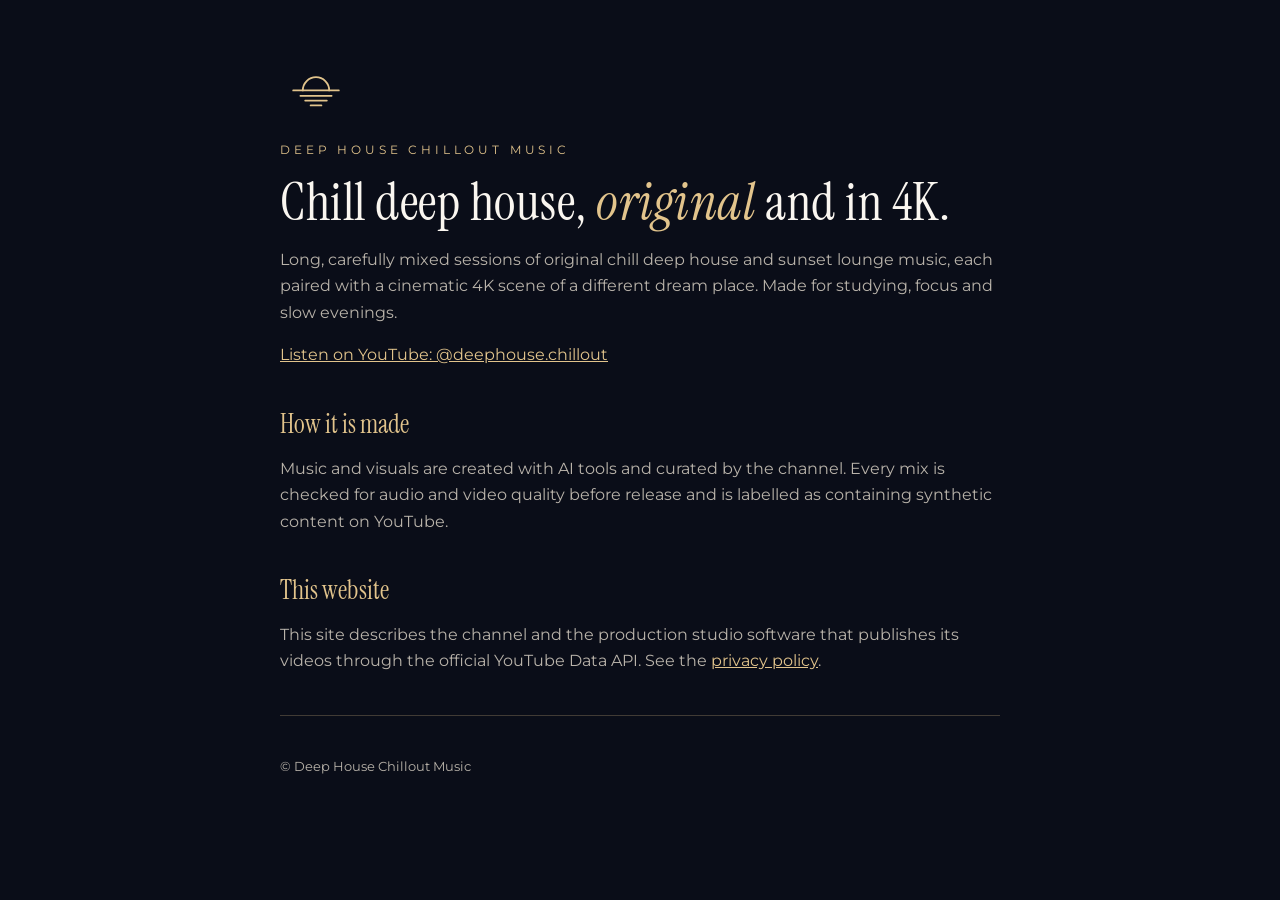
<file: index.html>
<!doctype html><html lang="en"><head><meta charset="utf-8"><meta name="viewport" content="width=device-width,initial-scale=1">
<title>Deep House Chillout Music</title><meta name="description" content="Original chill deep house mixes with cinematic 4K scenes."><link rel="preconnect" href="https://fonts.googleapis.com"><link href="https://fonts.googleapis.com/css2?family=Instrument+Serif:ital@0;1&family=Montserrat:wght@300;400;500&display=swap" rel="stylesheet"><link rel="stylesheet" href="style.css"></head>
<body><main><svg class="mark" viewBox="0 0 120 80" aria-hidden="true"><g fill="none" stroke="#e2c48c" stroke-width="3" stroke-linecap="round"><path d="M38 44a22 22 0 0 1 44 0"/><path d="M22 44h76"/><path d="M34 53h52"/><path d="M42 61h36"/><path d="M51 69h18"/></g></svg>
<p class="kicker">Deep House Chillout Music</p>
<h1>Chill deep house, <em>original</em> and in 4K.</h1>
<p>Long, carefully mixed sessions of original chill deep house and sunset lounge music, each paired with a cinematic 4K scene of a different dream place. Made for studying, focus and slow evenings.</p>
<p><a href="https://www.youtube.com/@deephouse.chillout?sub_confirmation=1">Listen on YouTube: @deephouse.chillout</a></p>
<h2>How it is made</h2>
<p>Music and visuals are created with AI tools and curated by the channel. Every mix is checked for audio and video quality before release and is labelled as containing synthetic content on YouTube.</p>
<h2>This website</h2>
<p>This site describes the channel and the production studio software that publishes its videos through the official YouTube Data API. See the <a href="privacy.html">privacy policy</a>.</p>
<hr><footer>© Deep House Chillout Music</footer></main></body></html>
</file>
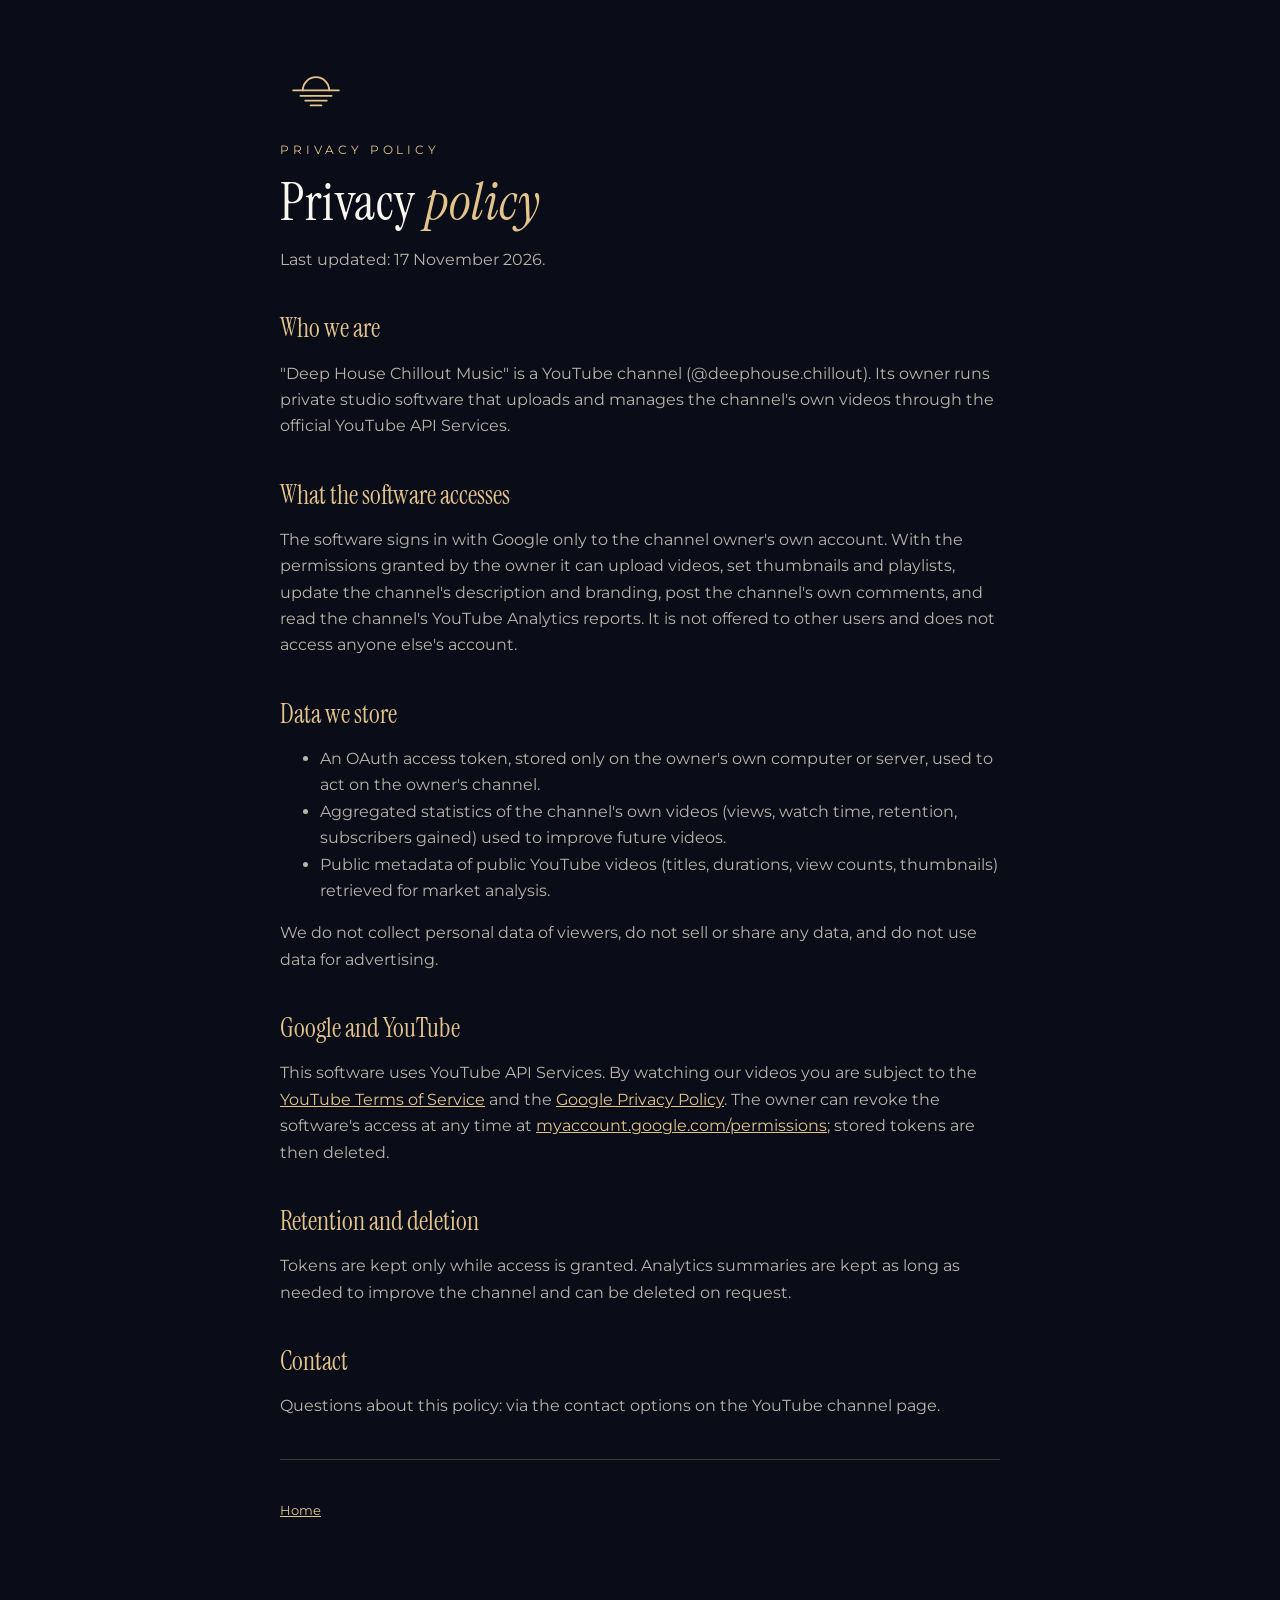
<file: privacy.html>
<!doctype html><html lang="en"><head><meta charset="utf-8"><meta name="viewport" content="width=device-width,initial-scale=1">
<title>Privacy Policy · Deep House Chillout Music</title><link rel="preconnect" href="https://fonts.googleapis.com"><link href="https://fonts.googleapis.com/css2?family=Instrument+Serif:ital@0;1&family=Montserrat:wght@300;400;500&display=swap" rel="stylesheet"><link rel="stylesheet" href="style.css"></head>
<body><main><svg class="mark" viewBox="0 0 120 80" aria-hidden="true"><g fill="none" stroke="#e2c48c" stroke-width="3" stroke-linecap="round"><path d="M38 44a22 22 0 0 1 44 0"/><path d="M22 44h76"/><path d="M34 53h52"/><path d="M42 61h36"/><path d="M51 69h18"/></g></svg>
<p class="kicker">Privacy policy</p>
<h1>Privacy <em>policy</em></h1>
<p>Last updated: 17 November 2026.</p>
<h2>Who we are</h2>
<p>"Deep House Chillout Music" is a YouTube channel (@deephouse.chillout). Its owner runs private studio software that uploads and manages the channel's own videos through the official YouTube API Services.</p>
<h2>What the software accesses</h2>
<p>The software signs in with Google only to the channel owner's own account. With the permissions granted by the owner it can upload videos, set thumbnails and playlists, update the channel's description and branding, post the channel's own comments, and read the channel's YouTube Analytics reports. It is not offered to other users and does not access anyone else's account.</p>
<h2>Data we store</h2>
<ul><li>An OAuth access token, stored only on the owner's own computer or server, used to act on the owner's channel.</li>
<li>Aggregated statistics of the channel's own videos (views, watch time, retention, subscribers gained) used to improve future videos.</li>
<li>Public metadata of public YouTube videos (titles, durations, view counts, thumbnails) retrieved for market analysis.</li></ul>
<p>We do not collect personal data of viewers, do not sell or share any data, and do not use data for advertising.</p>
<h2>Google and YouTube</h2>
<p>This software uses YouTube API Services. By watching our videos you are subject to the <a href="https://www.youtube.com/t/terms">YouTube Terms of Service</a> and the <a href="https://policies.google.com/privacy">Google Privacy Policy</a>. The owner can revoke the software's access at any time at <a href="https://myaccount.google.com/permissions">myaccount.google.com/permissions</a>; stored tokens are then deleted.</p>
<h2>Retention and deletion</h2>
<p>Tokens are kept only while access is granted. Analytics summaries are kept as long as needed to improve the channel and can be deleted on request.</p>
<h2>Contact</h2>
<p>Questions about this policy: via the contact options on the YouTube channel page.</p>
<hr><footer><a href="index.html">Home</a></footer></main></body></html>
</file>
<file: style.css>
:root{--navy:#0a0d18;--ink:#faf6f0;--muted:#b9b3aa;--gold:#e2c48c;--line:rgba(226,196,140,.25)}
*{box-sizing:border-box}html{-webkit-text-size-adjust:100%}
body{margin:0;background:var(--navy);color:var(--ink);font:16px/1.65 "Montserrat",system-ui,sans-serif}
main{max-width:760px;margin:0 auto;padding:64px 20px 80px}
.mark{display:block;width:72px;height:auto;margin:0 0 28px}
h1{font:400 clamp(34px,6vw,52px)/1.1 "Instrument Serif",Georgia,serif;margin:0 0 6px;letter-spacing:.01em}
h1 em{color:var(--gold)}
.kicker{font-size:12px;letter-spacing:.32em;text-transform:uppercase;color:var(--gold);margin:0 0 14px}
h2{font:400 26px/1.2 "Instrument Serif",Georgia,serif;color:var(--gold);margin:40px 0 8px}
p,li{color:var(--muted)}a{color:var(--gold)}
hr{border:0;border-top:1px solid var(--line);margin:40px 0}
footer{font-size:13px;color:var(--muted)}
</file>
